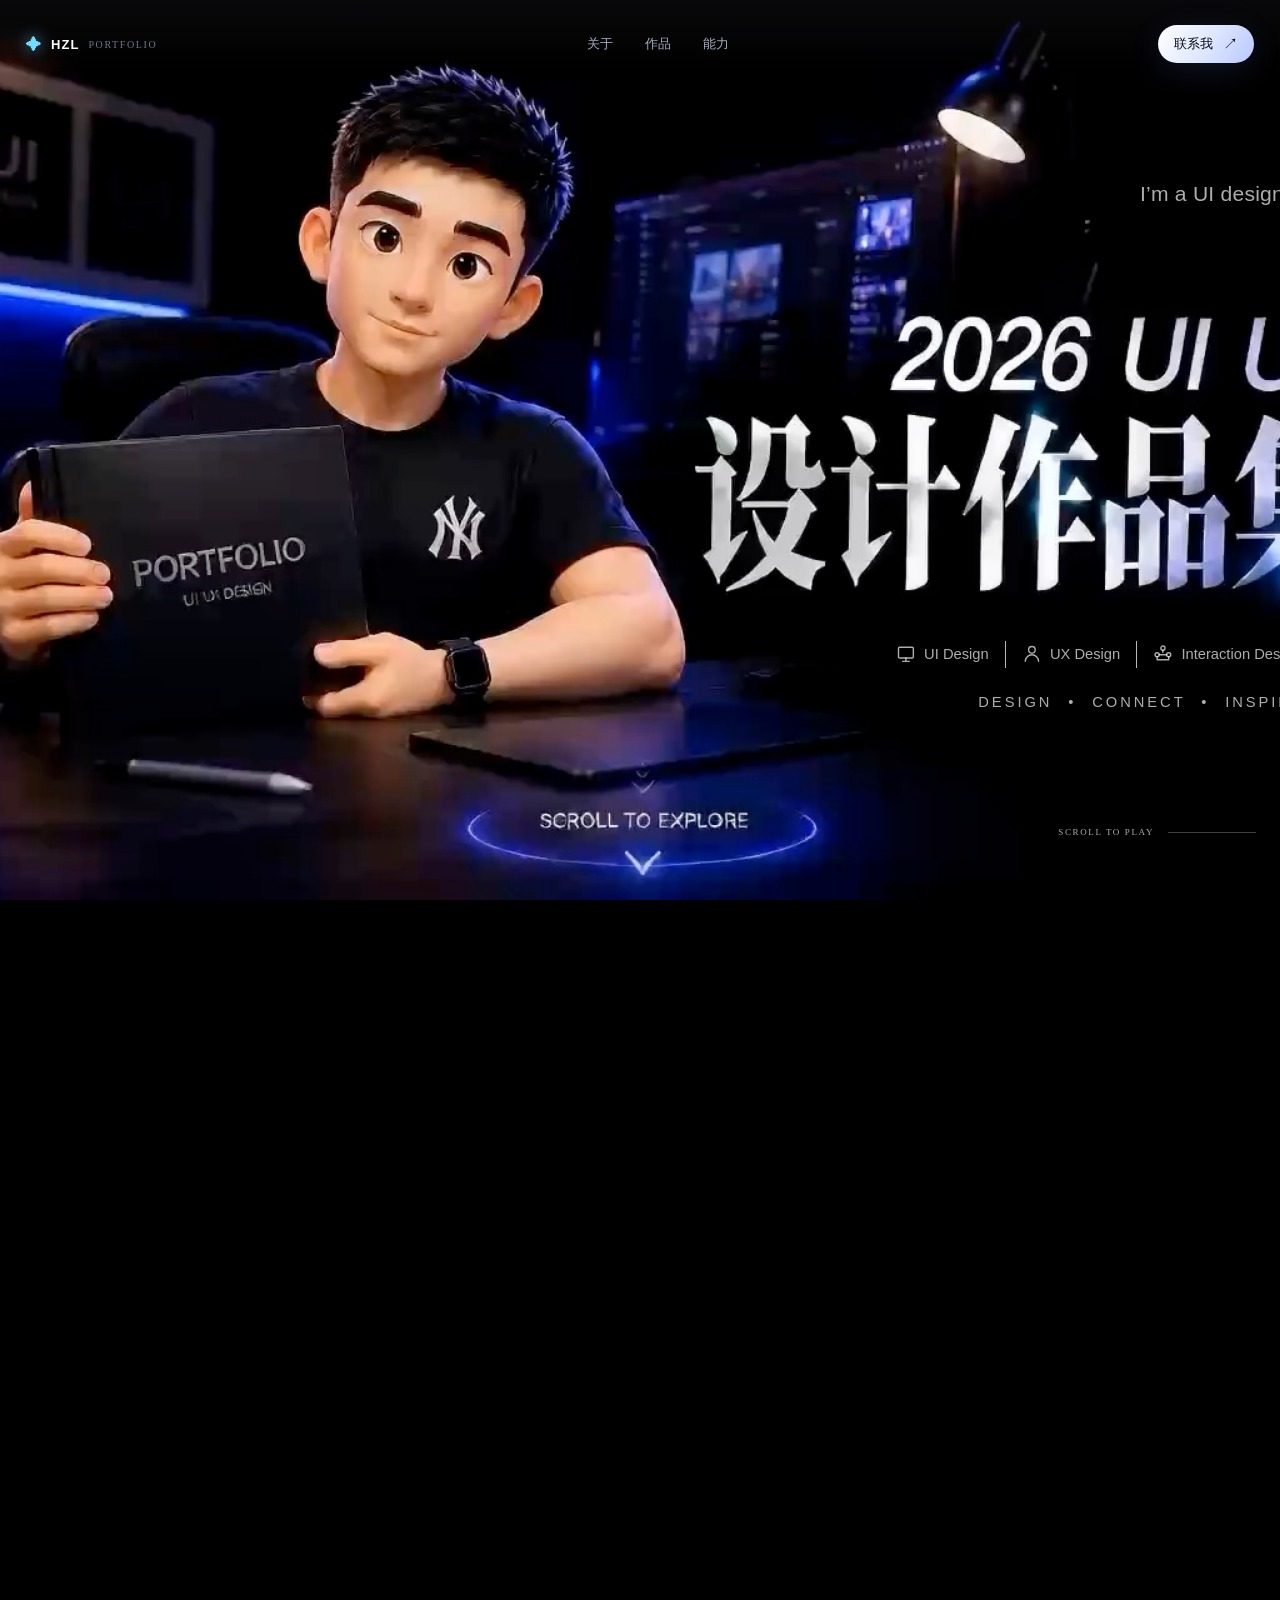
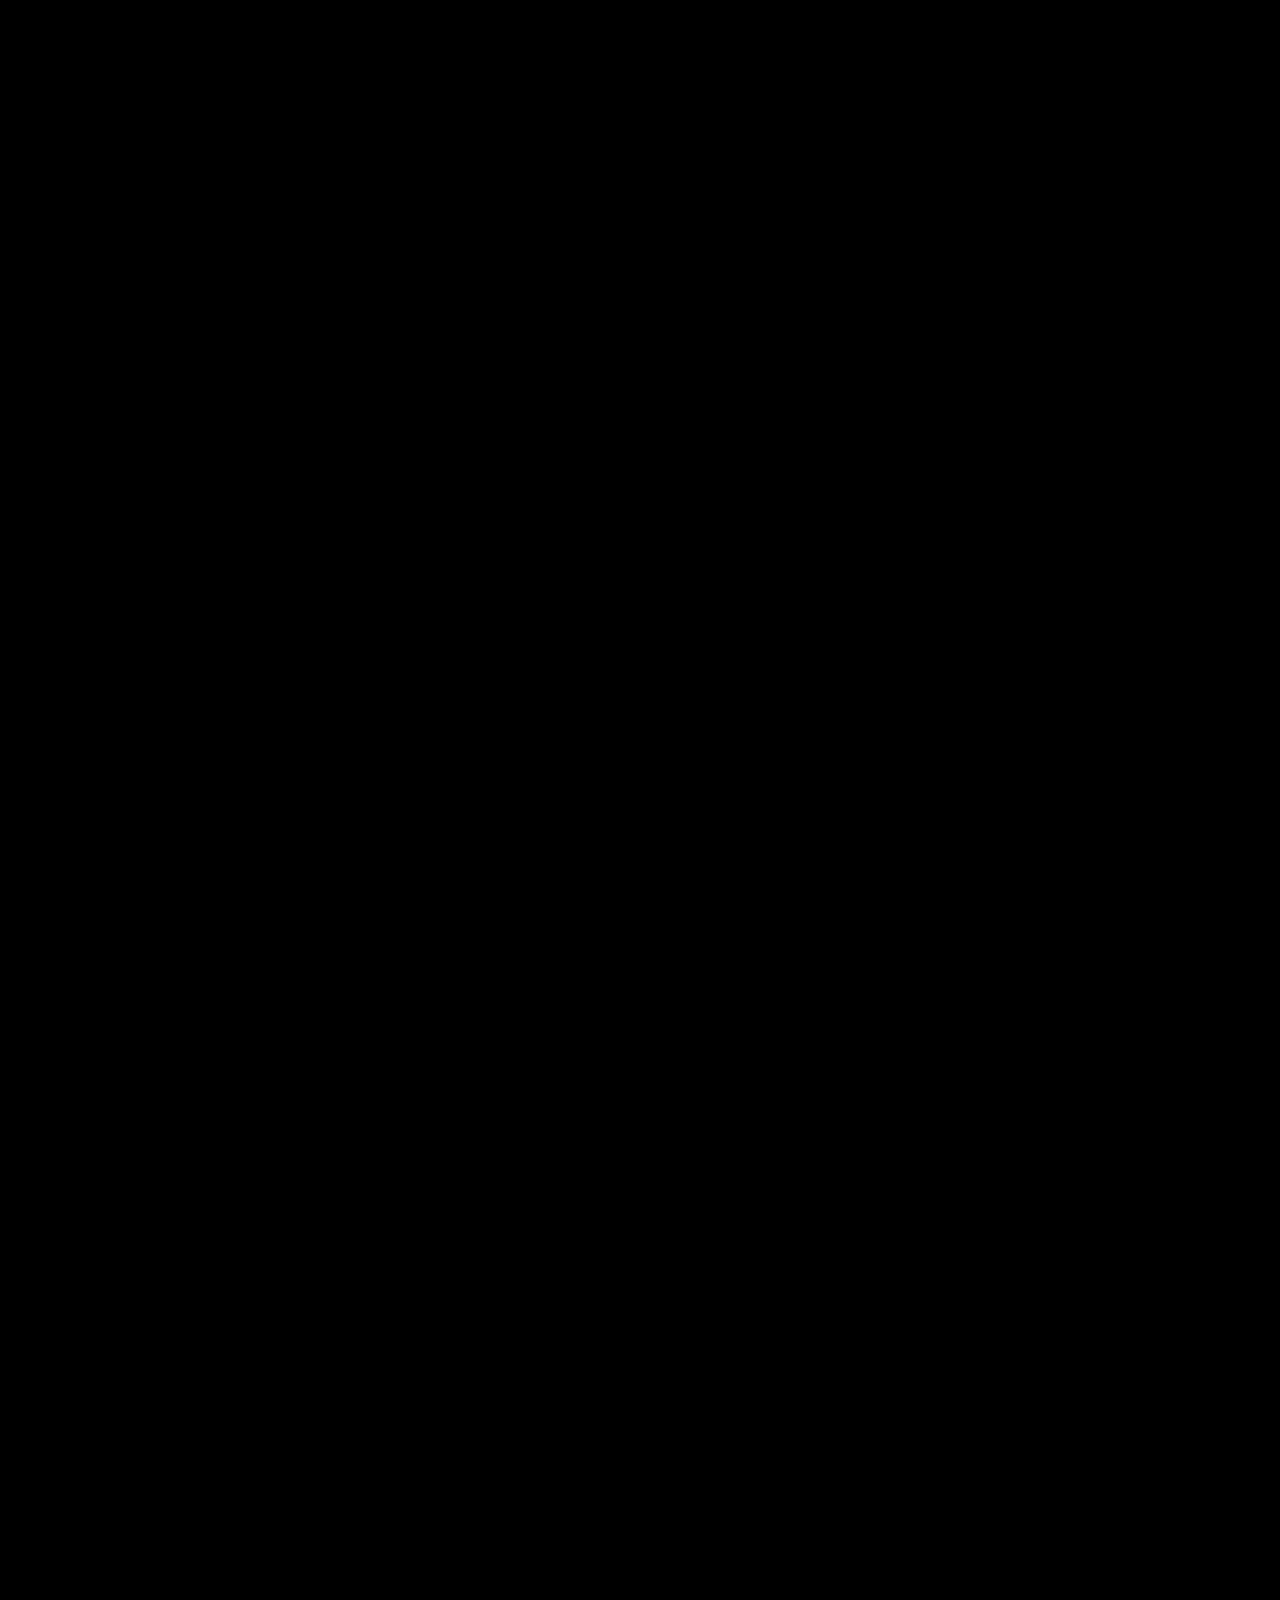
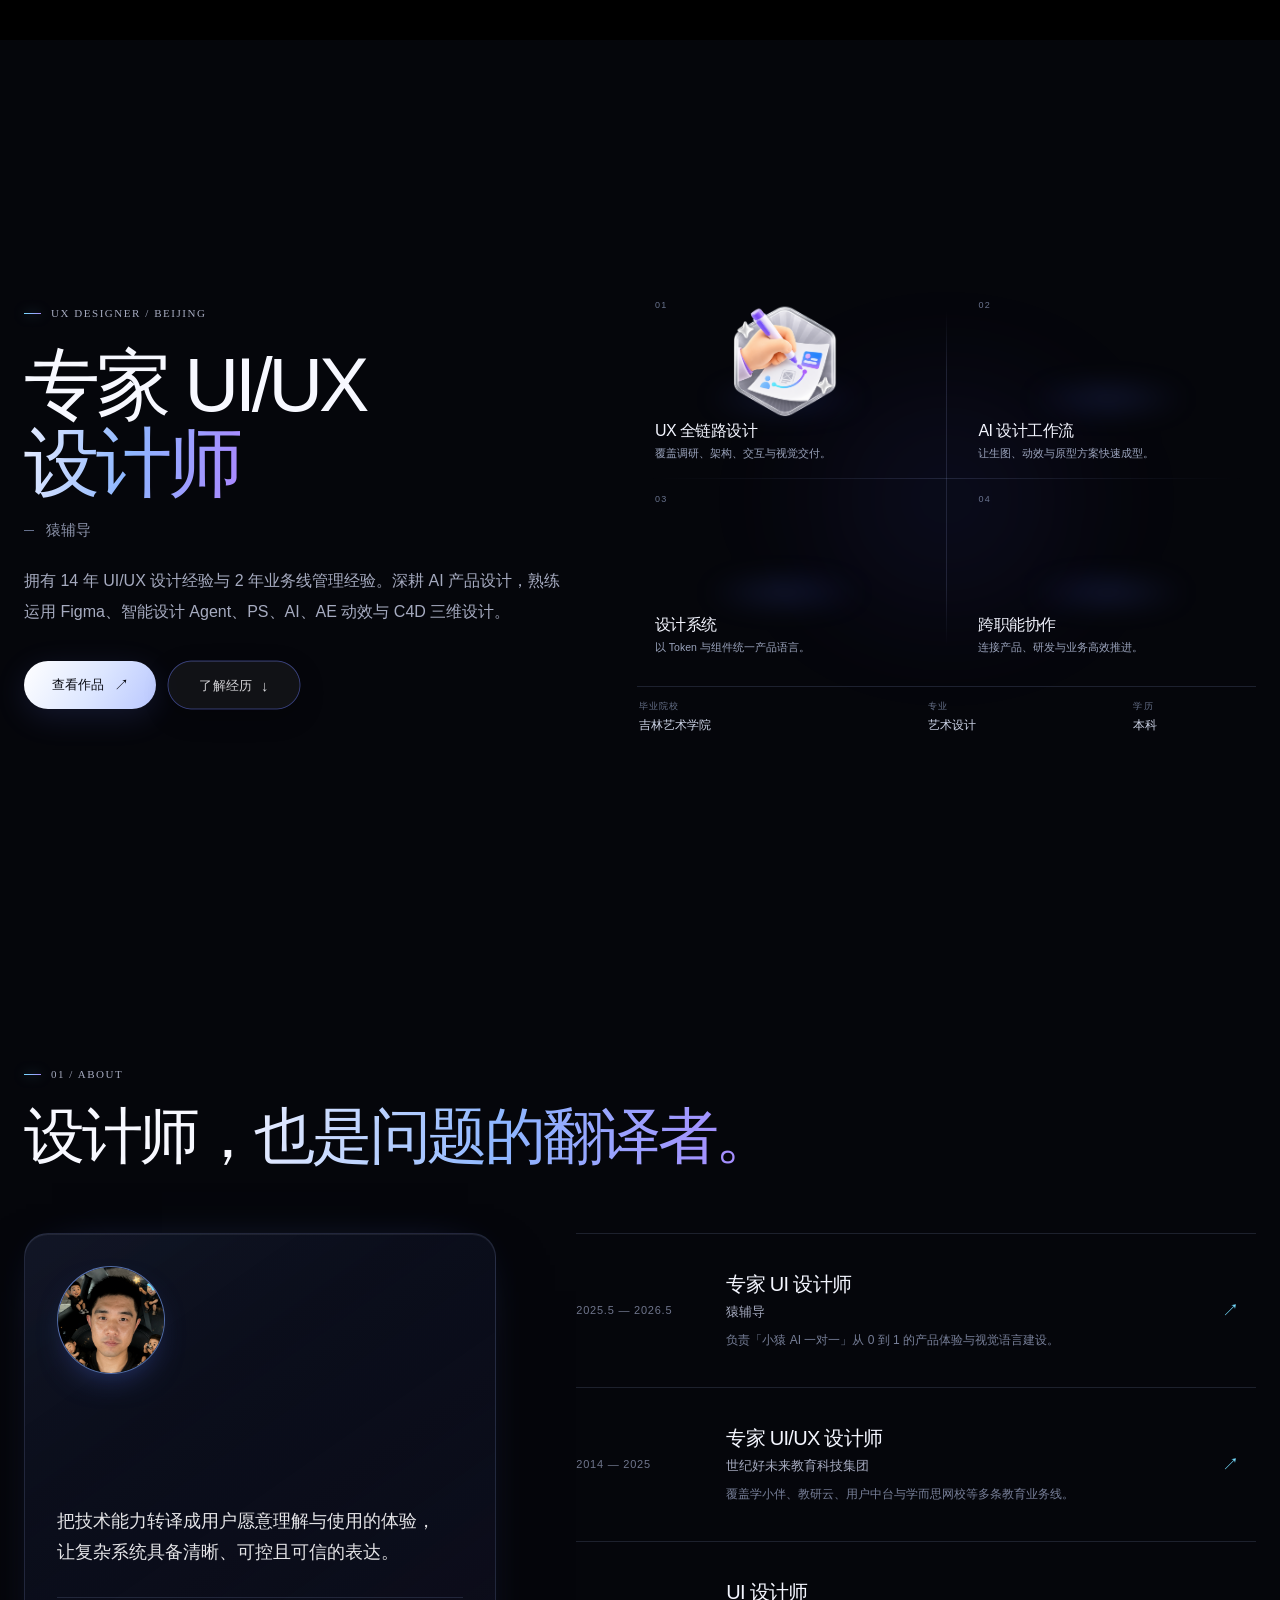
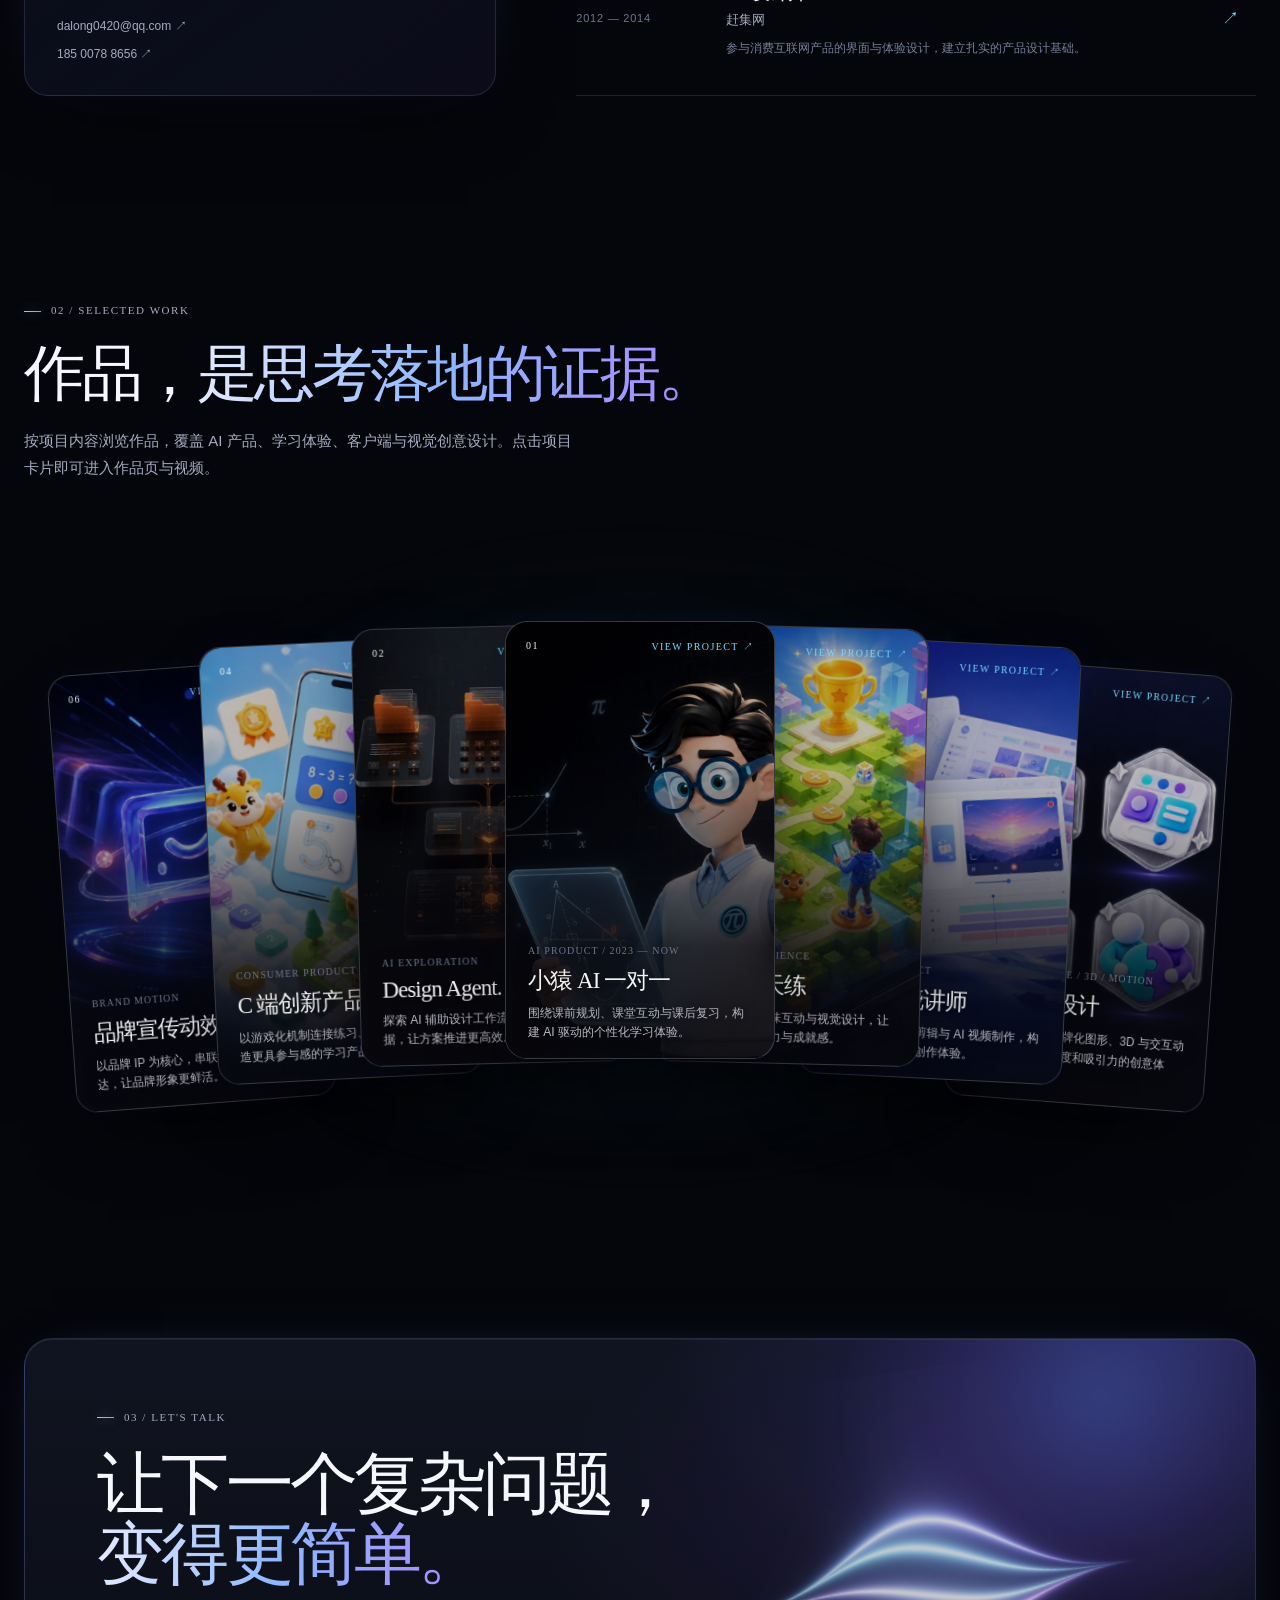
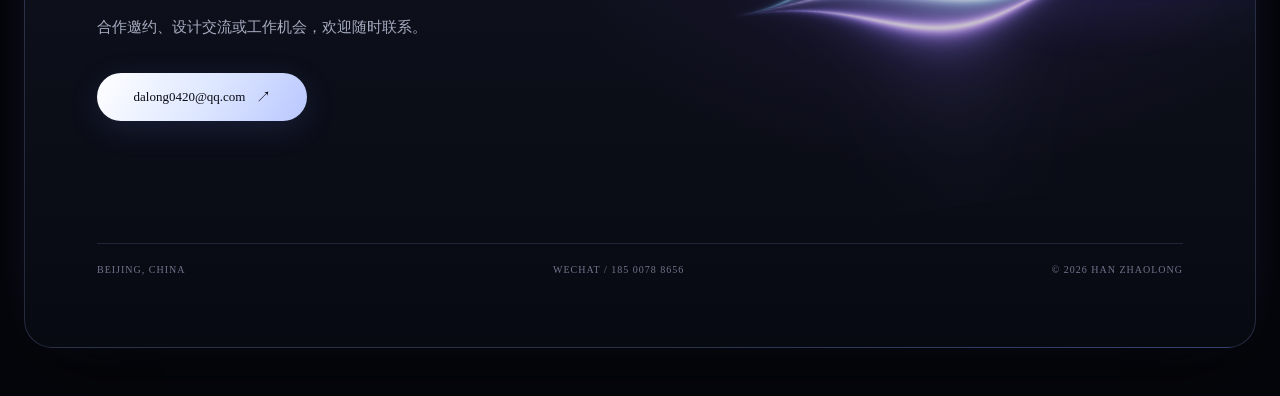
<file: index.html>
<!doctype html>
<html lang="zh-CN">
  <head>
    <meta charset="UTF-8" />
    <meta name="viewport" content="width=device-width, initial-scale=1.0" />
    <meta name="description" content="韩兆龙 · UX 设计师 / AI 产品设计师 / 品牌设计师 · 14 年设计经验" />
    <script>
      var _hmt = _hmt || [];
      (function() {
        var hm = document.createElement('script');
        hm.src = 'https://hm.baidu.com/hm.js?922a0c4b0b0a022ebca0e4b324c9f6fa';
        var s = document.getElementsByTagName('script')[0];
        s.parentNode.insertBefore(hm, s);
      })();
    </script>
    <title>韩兆龙 · UX Portfolio</title>
    <script type="module" crossorigin src="/assets/index-BEb70BiB.js"></script>
    <link rel="stylesheet" crossorigin href="/assets/index-CVnmTnLb.css">
  </head>
  <body>
    <div id="root"></div>
  </body>
</html>
</file>
<file: assets/index-CVnmTnLb.css>
*{box-sizing:border-box;margin:0;padding:0}html{scroll-behavior:smooth;scrollbar-width:thin;scrollbar-color:#ffffff26 transparent}body{color:#f0f0f0;-webkit-font-smoothing:antialiased;background:#0a0a0a;font-family:-apple-system,BlinkMacSystemFont,Segoe UI,PingFang SC,Hiragino Sans GB,Microsoft YaHei,sans-serif;overflow-x:hidden}.specular-button{letter-spacing:.01em;color:var(--sb-text-color);background:color-mix(in srgb,var(--sb-tint) calc(var(--sb-tint-opacity)*100%),transparent);border-radius:var(--sb-radius);-webkit-backdrop-filter:blur(var(--sb-blur));cursor:pointer;border:0;outline:none;justify-content:center;align-items:center;margin:0;font:500 13px/1 Inter,sans-serif;transition:transform .15s;display:inline-flex;position:relative;box-shadow:inset 0 1px #ffffff0a,0 8px 24px #00000040}.specular-button:active{transform:scale(.97)}.specular-button:focus-visible{outline-offset:3px;outline:2px solid #d1fae5b3}.specular-button--sm{padding:10px 22px}.specular-button__fx{pointer-events:none;z-index:1;position:absolute;inset:-20px}.specular-button__fx canvas{width:100%;height:100%;display:block}.specular-button__label{z-index:2;align-items:center;gap:9px;display:inline-flex;position:relative}.work-card{width:100%;color:inherit;text-align:left;font:inherit;cursor:default;background:0 0;border:0;padding:0;text-decoration:none;display:block}.work-featured{cursor:pointer}.project-deck{perspective:1500px;perspective-origin:50% 44%;isolation:isolate;place-items:center;min-height:590px;margin-top:64px;display:grid;position:relative}@media (width>=1600px){.project-deck{zoom:1.15}}@media (width>=2000px){.project-deck{zoom:1.3}}@media (width>=2400px){.project-deck{zoom:1.5}}.project-deck:before{content:"";z-index:-1;filter:blur(45px);pointer-events:none;background:radial-gradient(circle,#6470ff29,#34d3990a 42%,#0000 72%);border-radius:50%;position:absolute;inset:9% 5% 3%}.project-deck>div{width:0;height:438px;transform-style:preserve-3d;grid-area:1/1;justify-content:center;display:flex}.project-deck>div:hover,.project-deck>div:focus-within{z-index:60!important}.project-deck-card{--tilt-x:0deg;--tilt-y:0deg;--glow-x:50%;--glow-y:35%;width:270px;height:100%;transform:translateX(calc(var(--slot) * 145px)) translateY(var(--fan-y)) rotateY(calc(var(--slot) * -5deg)) rotateZ(calc(var(--slot) * 1.4deg));transform-origin:50% 92%;transform-style:preserve-3d;z-index:var(--depth);will-change:transform;background:#111118;border:1px solid #ffffff2b;border-radius:22px;flex:0 0 270px;transition:transform .5s cubic-bezier(.16,1,.3,1),border-color .35s,box-shadow .45s;position:relative;overflow:hidden;box-shadow:0 30px 70px -24px #000000eb,0 0 28px #5766ff0d}.project-deck-card:after{content:"";z-index:4;border-radius:inherit;background:radial-gradient(circle at var(--glow-x) var(--glow-y), #fff3, transparent 34%);mix-blend-mode:screen;opacity:0;pointer-events:none;transition:opacity .28s;position:absolute;inset:0}.project-deck-card:hover,.project-deck-card:focus-visible,.project-deck-card:focus-within{z-index:50;transform:translateX(calc(var(--slot) * 145px)) translateY(-30px) scale(1.08) rotateX(var(--tilt-x)) rotateY(var(--tilt-y));border-color:#94a3ffb8;outline:none;box-shadow:0 48px 95px -24px #000000f2,0 0 42px #5b70ff33}.project-deck-card:hover:after,.project-deck-card:focus-visible:after,.project-deck-card:focus-within:after{opacity:.65}.project-deck-card .work-image,.project-deck-card:hover .work-image{border-radius:inherit;border:0;height:100%;position:absolute;inset:0;transform:none}.project-deck-card .work-image img{filter:brightness(.88)saturate(.96)contrast(1.03);opacity:.94;transition:filter .4s,opacity .4s,transform .5s}.project-deck-card:hover .work-image img,.project-deck-card:focus-visible .work-image img,.project-deck-card:focus-within .work-image img{filter:brightness()saturate(1.04)contrast(1.02);opacity:1}.project-deck-card .work-image:after{background:linear-gradient(#07070c1f 28%,#07070cd1 65%,#07070cfa 97%)}.project-deck-card .work-image>span,.project-deck-card .work-image>b{top:18px}.project-deck-card .work-info{z-index:3;text-shadow:0 2px 15px #000000d9;min-height:0;padding:26px 22px 16px;position:absolute;inset:auto 0 0;transform:translateZ(34px)}.project-deck-card .work-info h3{margin-top:9px;font-size:23px}.project-deck-card .work-info>span{color:#b8b8c3;font-size:12px;line-height:1.6}.work-chapters{flex-wrap:wrap;gap:7px;margin:16px 0 0;padding:0;list-style:none;display:flex}.work-subprojects{margin-top:16px}.work-subprojects summary{width:fit-content;color:var(--accent);letter-spacing:.08em;cursor:pointer;font:500 11px/1 Inter,sans-serif;list-style:none}.work-subprojects summary::-webkit-details-marker{display:none}.work-subprojects summary:before{content:"▷";margin-right:7px;transition:transform .25s;display:inline-block}.work-subprojects[open] summary:before{transform:rotate(90deg)}.work-chapters li{color:var(--muted);letter-spacing:.04em;background:#ffffff06;border:1px solid #ffffff1a;border-radius:999px;padding:7px 10px;font:10px/1 Inter,sans-serif}.case-chooser-backdrop{z-index:200;-webkit-backdrop-filter:blur(18px);background:#030305c7;place-items:center;padding:32px;animation:.28s ease-out chooser-fade;display:grid;position:fixed;inset:0}.case-chooser{background:linear-gradient(145deg,#18181dfa,#0a0a0dfa);border:1px solid #ffffff24;border-radius:28px;width:min(1180px,100%);max-height:calc(100svh - 64px);padding:48px;animation:.42s cubic-bezier(.22,1,.36,1) chooser-rise;position:relative;overflow:auto;box-shadow:0 40px 120px #000000a6}.case-chooser-close{color:#d4d4d8;cursor:pointer;background:#ffffff0a;border:1px solid #ffffff24;border-radius:50%;width:40px;height:40px;font:300 25px/1 Inter,sans-serif;transition:border-color .25s,color .25s,transform .25s;position:absolute;top:22px;right:24px}.case-chooser-close:hover,.case-chooser-close:focus-visible{border-color:var(--accent);color:#fff;outline:none;transform:rotate(8deg)}.case-chooser h2{color:#fff;letter-spacing:-.055em;max-width:680px;margin:22px 0 14px;font:500 clamp(38px,5vw,62px)/1.02 Geist,Inter,sans-serif}.case-chooser h2 em{color:var(--accent);font-style:normal;display:block}.case-chooser-intro{color:var(--muted);font-size:14px;line-height:1.7}.case-chooser-grid{grid-template-columns:repeat(3,minmax(0,1fr));gap:16px;margin-top:34px;display:grid}.case-choice{border:1px solid var(--line);min-width:0;color:inherit;text-align:left;font:inherit;cursor:pointer;background:#ffffff06;border-radius:20px;padding:0;text-decoration:none;transition:transform .35s cubic-bezier(.22,1,.36,1),border-color .3s,background .3s;display:block;overflow:hidden}.case-choice:hover,.case-choice:focus-visible{background:#ffffff0b;border-color:#34d3997a;outline:none;transform:translateY(-5px)}.case-choice-image{background:#151411;height:190px;overflow:hidden}.case-choice-image img{object-fit:cover;filter:grayscale(.35);opacity:.78;width:100%;height:100%;transition:transform .65s cubic-bezier(.22,1,.36,1),filter .3s,opacity .3s;display:block}.case-choice:hover img,.case-choice:focus-visible img{filter:grayscale(0);opacity:1;transform:scale(1.035)}.case-choice-copy{flex-direction:column;min-width:0;min-height:230px;padding:24px;display:flex}.case-choice-copy>span{color:var(--accent);letter-spacing:.14em;font:10px/1 Inter,sans-serif}.case-choice-copy h3{color:#fff;letter-spacing:-.04em;margin:13px 0 10px;font:500 25px/1.15 Geist,Inter,sans-serif}.case-choice-copy p{color:var(--muted);font-size:13px;line-height:1.7}.case-choice-copy b{color:#fff;letter-spacing:.1em;margin-top:auto;padding-top:24px;font:500 11px/1 Inter,sans-serif}@keyframes chooser-fade{0%{opacity:0}to{opacity:1}}@keyframes chooser-rise{0%{opacity:0;transform:translateY(22px)scale(.985)}to{opacity:1;transform:none}}.project-gallery-backdrop{z-index:220;-webkit-backdrop-filter:blur(22px);background:#030306e0;place-items:center;padding:24px;animation:.28s ease-out chooser-fade;display:grid;position:fixed;inset:0}.project-gallery{background:linear-gradient(145deg,#17171dfc,#08080cfc);border:1px solid #ffffff24;border-radius:26px;grid-template-rows:auto minmax(0,1fr) auto;width:min(1240px,100%);height:min(900px,100svh - 48px);max-height:calc(100svh - 48px);animation:.42s cubic-bezier(.22,1,.36,1) chooser-rise;display:grid;overflow:hidden;box-shadow:0 45px 140px #000000b8}.project-gallery-header{border-bottom:1px solid var(--line);grid-template-columns:minmax(0,1fr) auto 42px 42px;align-items:center;gap:24px;min-height:92px;padding:18px 22px 16px 28px;display:grid}.project-gallery-header p{color:var(--accent);letter-spacing:.14em;font:10px/1 Inter,sans-serif}.project-gallery-header h2{color:#fff;letter-spacing:-.04em;margin-top:7px;font:500 25px/1.05 Geist,Inter,sans-serif}.project-gallery-header>span{color:var(--muted);letter-spacing:.12em;font:11px/1 Inter,sans-serif}.project-gallery-close,.project-gallery-expand,.project-gallery-thumbnails-toggle,.project-gallery-nav{color:#fff;cursor:pointer;background:#0c0c10b8;border:1px solid #ffffff26;transition:border-color .25s,background .25s,transform .25s}.project-gallery-close,.project-gallery-expand,.project-gallery-thumbnails-toggle{border-radius:50%;width:42px;height:42px;font:300 25px/1 Inter,sans-serif}.project-gallery-expand{font-size:17px}.project-gallery-thumbnails-toggle{font-size:18px}.project-gallery-close:hover,.project-gallery-close:focus-visible,.project-gallery-expand:hover,.project-gallery-expand:focus-visible,.project-gallery-thumbnails-toggle:hover,.project-gallery-thumbnails-toggle:focus-visible,.project-gallery-thumbnails-toggle[aria-pressed=true],.project-gallery-nav:hover,.project-gallery-nav:focus-visible{border-color:var(--accent);background:#1c1c22f2;outline:none}.project-gallery-stage{background:#050507;place-items:center;min-width:0;height:auto;min-height:0;padding:18px 76px;display:grid;position:relative;overflow:hidden}.project-gallery-stage>img,.project-gallery-stage>video{object-fit:contain;border-radius:8px;width:100%;min-width:0;height:100%;min-height:0;display:block;box-shadow:0 24px 65px #00000080}.project-gallery-nav{border-radius:14px;place-items:center;width:46px;height:58px;display:grid;position:absolute;top:50%;transform:translateY(-50%)}.project-gallery-nav:hover,.project-gallery-nav:focus-visible{transform:translateY(-50%)scale(1.04)}.project-gallery-nav svg{width:23px;height:23px}.project-gallery-nav.is-previous{left:17px}.project-gallery-nav.is-next{right:17px}.project-gallery-thumbnails{scrollbar-width:thin;scrollbar-color:#fff3 transparent;background:#ffffff05;gap:9px;padding:14px 20px 18px;display:flex;overflow-x:auto}.project-gallery-thumbnails button{opacity:.55;cursor:pointer;background:#111;border:1px solid #ffffff1f;border-radius:8px;flex:0 0 92px;height:54px;padding:0;transition:opacity .22s,border-color .22s,transform .22s;position:relative;overflow:hidden}.project-gallery-thumbnails button:hover,.project-gallery-thumbnails button:focus-visible,.project-gallery-thumbnails button.is-active{border-color:var(--accent);opacity:1;outline:none;transform:translateY(-2px)}.project-gallery-thumbnails img{object-fit:cover;width:100%;height:100%;display:block}.project-gallery-play{color:#fff;background:#050508c7;border:1px solid #ffffff85;border-radius:50%;place-items:center;width:26px;height:26px;padding-left:2px;font:10px/1 Inter,sans-serif;display:grid;position:absolute;inset:50% auto auto 50%;transform:translate(-50%,-50%);box-shadow:0 4px 16px #00000073}.project-gallery-backdrop.is-fullscreen{-webkit-backdrop-filter:none;background:#000;padding:0}.project-gallery-backdrop.is-fullscreen .project-gallery{background:#000;border:0;border-radius:0;width:100vw;height:100svh;max-height:none;display:block;position:relative}.project-gallery-backdrop.is-fullscreen .project-gallery-header{z-index:3;background:0 0;border:0;grid-template-columns:auto 42px 42px 42px;justify-content:end;gap:10px;min-height:0;padding:0;position:absolute;inset:18px 18px auto auto}.project-gallery-backdrop.is-fullscreen .project-gallery-header>div{display:none}.project-gallery-backdrop.is-fullscreen .project-gallery-header>span{color:#fff;-webkit-backdrop-filter:blur(8px);background:#00000094;border-radius:999px;padding:10px 12px}.project-gallery-backdrop.is-fullscreen .project-gallery-stage{background:#000;height:100%;padding:0;transition:bottom .28s cubic-bezier(.22,1,.36,1);position:absolute;inset:0}.project-gallery-backdrop.is-fullscreen .project-gallery-stage>img,.project-gallery-backdrop.is-fullscreen .project-gallery-stage>video{box-shadow:none;border-radius:0}.project-gallery-backdrop.is-fullscreen .project-gallery-thumbnails{display:none}.project-gallery-backdrop.is-fullscreen.is-thumbnails-open .project-gallery-stage{height:auto;bottom:86px}.project-gallery-backdrop.is-fullscreen.is-thumbnails-open .project-gallery-thumbnails{z-index:4;-webkit-backdrop-filter:blur(18px);background:#08080ceb;border-top:1px solid #ffffff1a;height:86px;padding:14px 18px 18px;display:flex;position:absolute;inset:auto 0 0}@media (width<=900px) and (width>=681px){.case-chooser-grid{grid-template-columns:1fr 1fr}}@media (width<=680px){.project-deck{place-items:initial;perspective:1100px;scroll-snap-type:x mandatory;scrollbar-width:none;min-height:510px;margin:42px -18px 0;padding:15px 18px 32px;display:flex;overflow-x:auto}.project-deck::-webkit-scrollbar{display:none}.project-deck>div{scroll-snap-align:center;flex:0 0 min(78vw,300px);width:min(78vw,300px);height:430px;margin-right:20px}.project-deck-card,.project-deck-card:hover,.project-deck-card:focus-visible,.project-deck-card:focus-within{flex-basis:100%;width:100%;transform:none}.project-gallery-backdrop{padding:10px}.project-gallery{border-radius:19px;height:calc(100svh - 20px);max-height:calc(100svh - 20px)}.project-gallery-header{grid-template-columns:1fr auto 36px 36px;gap:10px;min-height:76px;padding:13px 13px 12px 17px}.project-gallery-header h2{font-size:20px}.project-gallery-close,.project-gallery-expand,.project-gallery-thumbnails-toggle{width:36px;height:36px}.project-gallery-backdrop.is-fullscreen .project-gallery-header{grid-template-columns:auto 36px 36px 36px;gap:8px;inset:10px 10px auto auto}.project-gallery-backdrop.is-fullscreen .project-gallery-stage{padding:0}.project-gallery-backdrop.is-fullscreen.is-thumbnails-open .project-gallery-stage{bottom:68px}.project-gallery-backdrop.is-fullscreen.is-thumbnails-open .project-gallery-thumbnails{height:68px;padding:10px 12px 13px}.project-gallery-stage{height:auto;padding:12px 42px}.project-gallery-nav{border-radius:11px;width:34px;height:48px}.project-gallery-nav.is-previous{left:6px}.project-gallery-nav.is-next{right:6px}.project-gallery-thumbnails{gap:7px;padding:10px 12px 13px}.project-gallery-thumbnails button{flex-basis:76px;height:45px}.case-chooser-backdrop{padding:14px}.case-chooser{border-radius:22px;max-height:calc(100svh - 28px);padding:34px 18px 20px}.case-chooser-close{width:36px;height:36px;top:15px;right:16px}.case-chooser h2{overflow-wrap:anywhere;margin-top:20px;font-size:34px}.case-chooser-intro{padding-right:28px}.case-chooser-grid{grid-template-columns:1fr;gap:12px;margin-top:25px}.case-choice{grid-template-columns:96px minmax(0,1fr);display:grid}.case-choice-image{height:100%;min-height:170px}.case-choice-copy{min-height:170px;padding:18px}.case-choice-copy h3{overflow-wrap:anywhere;font-size:20px}.case-choice-copy p{font-size:12px}.case-choice-copy b{padding-top:14px}}@media (prefers-reduced-motion:reduce){.project-deck-card,.project-deck-card:hover,.project-deck-card:focus-visible,.project-deck-card:focus-within{transform:translateX(calc(var(--slot) * 145px));transition:none}.case-chooser-backdrop,.case-chooser{animation:none}}.strands-container{pointer-events:none;background:0 0;width:100%;height:100%;position:relative;overflow:hidden}.strands-container canvas{width:100%;height:100%;display:block}.click-spark{isolation:isolate;min-height:100%;position:relative}.click-spark__canvas{z-index:1000;pointer-events:none;-webkit-user-select:none;user-select:none;display:block;position:fixed;inset:0}@media (prefers-reduced-motion:reduce){.click-spark__canvas{display:none}}.light-rays-container{pointer-events:none;width:100%;height:100%;position:relative;overflow:hidden}@font-face{font-family:Inter;src:local(Inter),local(Helvetica Neue);font-display:swap}@font-face{font-family:Geist;src:local(Geist),local(SF Pro Display),local(Helvetica Neue);font-display:swap}.video-intro-sticky{isolation:isolate}.video-intro-media{z-index:0}.video-intro-vignette{z-index:1}.video-copy-stage{z-index:4;transform:translate(-50%,-50%)}.navbar-video-hidden{opacity:0;pointer-events:none;transform:translateY(-18px)}.video-copy-top{width:18.5%;height:11%;padding-left:1.4%;top:10%;left:81.5%;box-shadow:0 0 12px 7px #000000d6}.video-copy-bottom{align-items:flex-end;gap:clamp(14px,1.55vw,24px);width:42%;height:22%;padding:1.5% 2.4% 1.2% 1%;top:60%;left:58%;box-shadow:0 0 13px 8px #000000db}.video-disciplines{justify-content:flex-end}.video-copy-bottom>p{text-align:right}.video-intro{--video-progress:0;background:#000;height:360vh;position:relative}.video-intro-sticky{background:#000;height:100svh;position:sticky;top:0;overflow:hidden}.video-intro-media{object-fit:cover;opacity:1;width:100%;height:100%;position:absolute;inset:0}.video-intro-vignette{pointer-events:none;background:linear-gradient(#0000007a,#0000 28% 62%,#00000085),linear-gradient(90deg,#0000004d,#0000 45%);position:absolute;inset:0}.video-copy-stage{z-index:2;pointer-events:none;color:#fff;width:max(100vw,177.778vh);height:max(56.25vw,100vh);position:absolute;top:50%;left:50%;transform:translate(-50%,-50%)}.video-copy-top{background:linear-gradient(90deg,#000000f5 0%,#000 18% 88%,#000000d1 100%);align-items:center;width:20%;height:15%;padding-left:2%;display:flex;position:absolute;top:9%;left:80.5%;box-shadow:0 0 22px 15px #000000e6}.video-copy-top p{letter-spacing:.01em;white-space:nowrap;font:400 clamp(14px,1.65vw,28px)/1.2 Geist,Inter,sans-serif}.video-copy-bottom{background:linear-gradient(90deg,#000000d1,#000 8% 100%);flex-direction:column;justify-content:center;align-items:center;gap:clamp(18px,2.1vw,32px);width:46%;height:26%;padding:2% 1% 1%;display:flex;position:absolute;top:66%;left:54.5%;box-shadow:0 0 24px 17px #000000e6}.video-disciplines{justify-content:center;align-items:center;gap:clamp(10px,1.25vw,22px);width:100%;display:flex}.video-disciplines span{white-space:nowrap;align-items:center;gap:clamp(6px,.65vw,11px);font:400 clamp(11px,1.15vw,20px)/1 Geist,Inter,sans-serif;display:flex}.video-disciplines svg{fill:none;stroke:currentColor;stroke-width:1.7px;stroke-linecap:round;stroke-linejoin:round;width:clamp(16px,1.55vw,27px);height:clamp(16px,1.55vw,27px)}.video-disciplines i{background:#ffffffb8;width:1px;height:clamp(20px,2.1vw,34px)}.video-copy-bottom>p{letter-spacing:.2em;white-space:nowrap;font:400 clamp(10px,1.15vw,20px)/1 Inter,sans-serif}.video-copy-bottom>p b{padding:0 .6em;font-weight:400}.video-intro-scroll{z-index:3;right:max(24px,calc((100vw - var(--max))/2));color:#ffffffad;letter-spacing:.18em;align-items:center;gap:14px;font:500 9px/1 Inter;display:flex;position:absolute;bottom:clamp(40px,7vh,72px)}.video-intro-scroll>i{background:#ffffff40;width:88px;height:1px;display:block;overflow:hidden}.video-intro-scroll>i b{transform-origin:0;width:100%;height:100%;transform:scaleX(var(--video-progress));background:#fff;display:block}.navbar-on-video{background:linear-gradient(#0000007a,#0000)}.magic-rings-background{z-index:0;pointer-events:auto;opacity:.95;mix-blend-mode:screen;position:absolute;inset:0;-webkit-mask-image:radial-gradient(76% 58% at 55% 32%,#000 0%,#000000e6 50%,#0000 100%);mask-image:radial-gradient(76% 58% at 55% 32%,#000 0%,#000000e6 50%,#0000 100%)}.aura-background:before,.aura-background:after,.aura-background i,.aura-background b{z-index:1;pointer-events:none}.aura-background b{opacity:.55}@media (width<=860px){.magic-rings-background{opacity:.55;-webkit-mask-image:radial-gradient(105% 45% at 50% 15%,#000 0%,#000000b8 58%,#0000 100%);mask-image:radial-gradient(105% 45% at 50% 15%,#000 0%,#000000b8 58%,#0000 100%)}}.spotlight-four{opacity:.18;filter:blur(15px);width:15vw;animation-delay:-1.3s;left:20%;transform:rotate(31deg)}.spotlight-five{opacity:.2;filter:blur(14px);width:16vw;animation-delay:-4s;left:63%;transform:rotate(-27deg)}.background-sweep{display:none}.spotlight{z-index:1;clip-path:polygon(43% 0,57% 0,100% 100%,75% 94%,54% 100%,22% 92%,0 100%);filter:blur(14px);mix-blend-mode:screen;opacity:.34;transform-origin:top;will-change:transform,opacity,filter;background:linear-gradient(90deg,#0000 0%,#ffffff06 16%,#ffffff3b 48%,#ffffff12 61%,#0000 100%);width:21vw;min-width:240px;height:125vh;position:absolute;top:-34vh;-webkit-mask-image:linear-gradient(#000 0%,#000000e6 55%,#0000 100%);mask-image:linear-gradient(#000 0%,#000000e6 55%,#0000 100%)}.spotlight:after{content:"";clip-path:polygon(42% 0,62% 0,100% 100%,0 92%);filter:blur(20px);opacity:.5;background:radial-gradient(at 48% 22%,#fff6,#0000 30%),linear-gradient(90deg,#0000,#ffffff29,#0000);position:absolute;inset:3% 22% 0}.spotlight-one{animation:13s cubic-bezier(.37,.02,.36,1) infinite alternate beamOne;left:31%}.spotlight-two{width:15vw;animation:17s cubic-bezier(.25,.1,.35,1) -4s infinite alternate beamTwo;left:42%}.spotlight-three{width:23vw;animation:15s cubic-bezier(.42,0,.28,1) -9s infinite alternate beamThree;left:51%}.spotlight-four{width:18vw;animation:19s ease-in-out -6s infinite alternate beamFour;left:17%}.spotlight-five{width:20vw;animation:16s cubic-bezier(.3,.05,.4,1) -11s infinite alternate beamFive;left:64%}@keyframes beamOne{0%{opacity:.14;filter:blur(20px);transform:rotate(17deg)translate(-3vw)scaleX(.82)}35%{opacity:.48;filter:blur(10px);transform:rotate(23deg)translate(2vw)scaleX(1.08)}68%{opacity:.28;filter:blur(16px);transform:rotate(19deg)translate(-1vw)scaleX(.92)}to{opacity:.42;filter:blur(12px);transform:rotate(27deg)translate(4vw)scaleX(1.13)}}@keyframes beamTwo{0%{opacity:.12;filter:blur(22px);transform:rotate(4deg)translate(2vw)scaleX(1.14)}44%{opacity:.43;filter:blur(9px);transform:rotate(11deg)translate(-2vw)scaleX(.76)}76%{opacity:.21;filter:blur(17px);transform:rotate(7deg)translate(3vw)scaleX(1.03)}to{opacity:.35;filter:blur(12px);transform:rotate(14deg)translate(-1vw)scaleX(.84)}}@keyframes beamThree{0%{opacity:.1;filter:blur(23px);transform:rotate(-19deg)translate(4vw)scaleX(.78)}30%{opacity:.37;filter:blur(11px);transform:rotate(-11deg)translate(-2vw)scaleX(1.16)}65%{opacity:.18;filter:blur(19px);transform:rotate(-17deg)translate(1vw)scaleX(.9)}to{opacity:.41;filter:blur(10px);transform:rotate(-8deg)translate(-4vw)scaleX(1.08)}}@keyframes beamFour{0%{opacity:.05;filter:blur(24px);transform:rotate(28deg)translate(-4vw)scaleX(.7)}50%{opacity:.21;filter:blur(13px);transform:rotate(36deg)translate(3vw)scaleX(1.2)}to{opacity:.09;filter:blur(20px);transform:rotate(24deg)translate(0)scaleX(.82)}}@keyframes beamFive{0%{opacity:.06;filter:blur(23px);transform:rotate(-29deg)translate(4vw)scaleX(.75)}43%{opacity:.24;filter:blur(12px);transform:rotate(-20deg)translate(-3vw)scaleX(1.15)}to{opacity:.1;filter:blur(19px);transform:rotate(-33deg)translate(1vw)scaleX(.86)}}.background-sweep{filter:blur(2px);mix-blend-mode:screen;background:linear-gradient(90deg,#0000 0%,#fff0 23%,#34d39906 42%,#ffffff1f 50%,#34d39906 58%,#0000 78%);width:38%;height:130%;animation:14s cubic-bezier(.4,0,.2,1) infinite backgroundSweep;position:absolute;top:-15%;left:-45%;transform:rotate(18deg)}.background-sweep:after{content:"";filter:blur(18px);background:#ffffff2e;position:absolute;inset:0 47%}@keyframes backgroundSweep{0%,16%{opacity:0;transform:translate(-35vw)rotate(18deg)}24%{opacity:.9}52%{opacity:.9;transform:translate(170vw)rotate(18deg)}62%,to{opacity:0;transform:translate(200vw)rotate(18deg)}}:root{--bg:#09090b;--surface:#0e0e11;--surface-up:#131316;--text:#fff;--muted:#a1a1aa;--faint:#71717a;--accent:#34d399;--line:#ffffff1a;--card:#ffffff08;--max:1300px}*{box-sizing:border-box}html{scroll-behavior:smooth}body{background:var(--bg);color:var(--text);margin:0;font-family:Inter,-apple-system,BlinkMacSystemFont,PingFang SC,sans-serif;overflow-x:hidden}::selection{background:#ffffff1a}a:focus-visible{outline:2px solid var(--accent);outline-offset:4px}.app{isolation:isolate;background:var(--bg);min-height:100vh;position:relative}.section-shell{width:min(var(--max),calc(100% - 48px));z-index:2;margin:auto;position:relative}.aura-background{z-index:-1;background:radial-gradient(60% 38% at 50% -10%,#fff1,#0000 75%);position:fixed;inset:0;overflow:hidden}.aura-background:before,.aura-background:after{content:"";border:1px solid #ffffff0b;border-radius:50%;position:absolute;left:50%;transform:translate(-50%)}.aura-background:before{width:145vw;height:70vw;top:-34vw}.aura-background:after{width:100vw;height:54vw;top:-19vw}.aura-background i{background:linear-gradient(#ffffff17,#0000 64%);width:1px;height:100%;position:absolute;top:0;left:50%}.aura-background b{filter:blur(125px);background:#34d3990b;border-radius:50%;width:620px;height:300px;position:absolute;top:30vh;left:50%;transform:translate(-50%)}.aura-background em{display:none}.glass-card{border:1px solid var(--line);-webkit-backdrop-filter:blur(20px);background:linear-gradient(135deg,#ffffff0e,#ffffff05 46%,#ffffff09);box-shadow:0 30px 60px -15px #000c,inset 0 1px #ffffff0d}.navbar{z-index:50;background:linear-gradient(#09090be0,#09090b80,#0000);padding-top:16px;position:fixed;inset:0 0 auto}.nav-inner{height:56px;width:min(var(--max),calc(100% - 48px));justify-content:space-between;align-items:center;margin:auto;padding:0 2px;display:flex}.glass-nav{-webkit-backdrop-filter:none;backdrop-filter:none;box-shadow:none;background:0 0;border:0}.brand{color:#fff;letter-spacing:.08em;align-items:center;gap:9px;font:600 13px/1 Inter,sans-serif;text-decoration:none;display:flex}.brand-spark{color:var(--accent);font-size:15px}.brand i{color:var(--faint);letter-spacing:.16em;font:10px Inter}.nav-links{gap:32px;display:flex}.nav-links a{color:var(--muted);font-size:13px;text-decoration:none;transition:color .25s}.nav-links a:hover,.nav-links a.active{color:#fff}.nav-contact,.button-primary{color:#111;background:#fff;border-radius:999px;justify-content:center;align-items:center;gap:10px;font:500 13px Inter;text-decoration:none;display:inline-flex;position:relative;overflow:hidden}.nav-contact{min-width:86px;height:38px}.nav-contact b,.button-primary b{font-size:15px;font-weight:400}.double-text>span{transition:transform .45s cubic-bezier(.15,.83,.66,1);position:absolute}.double-text>span:nth-child(2){transform:translateY(-180%)}.double-text:hover>span:first-child{transform:translateY(180%)}.double-text:hover>span:nth-child(2){transform:translateY(0)}.hero{grid-template-columns:1fr .9fr;align-items:center;gap:76px;min-height:850px;padding:164px 0 84px;display:grid}.eyebrow{color:var(--muted);letter-spacing:.14em;align-items:center;gap:10px;margin:0;font:11px/1.2 Inter;display:flex}.eyebrow span{background:var(--accent);width:17px;height:1px}h1,h2,h3,p{margin:0}.hero h1,.section-heading h2,.contact h2{letter-spacing:-.055em;font-family:Geist,Inter,sans-serif;font-weight:500;line-height:1.03}.hero h1{margin:27px 0;font-size:clamp(55px,5.9vw,86px)}.hero h1 em,.section-heading em,.contact h2 em{color:var(--accent);font-style:normal}.hero-summary{max-width:520px;color:var(--muted);font-size:15px;line-height:1.85}.hero-actions{align-items:center;gap:12px;margin-top:34px;display:flex}.button-primary{min-width:132px;height:48px;padding:0 20px;transition:transform .35s cubic-bezier(.15,.83,.66,1),box-shadow .35s}.button-primary:after{content:"";background:var(--accent);filter:blur(14px);opacity:0;border-radius:50%;width:65%;height:16px;transition:opacity .35s;position:absolute;bottom:-12px}.button-primary:hover{transform:translateY(-2px);box-shadow:0 12px 32px #ffffff1f}.button-primary:hover:after{opacity:.42}.button-subtle{color:#d4d4d8;border:1px solid #27272a;border-radius:999px;align-items:center;gap:9px;height:48px;padding:0 18px;font-size:13px;text-decoration:none;transition:border-color .25s,background .25s;display:flex}.button-subtle b{font-size:15px;font-weight:400}.hero-proof{gap:28px;margin-top:58px;display:flex}.hero-proof span{color:var(--faint);flex-direction:column;gap:7px;font-size:11px;display:flex}.hero-proof b{color:#e4e4e7;font-size:16px;font-weight:500}.hero-collage{height:550px;position:relative}.orbit{border:1px solid #ffffff0f;border-radius:50%;position:absolute;top:50%;left:50%;transform:translate(-50%,-50%)}.orbit-one{width:560px;height:560px}.orbit-two{border-color:#34d39921;width:395px;height:395px}.collage-card{border-radius:18px;transition:transform .65s cubic-bezier(.15,.83,.66,1),z-index .1s;position:absolute;overflow:hidden}.collage-card:hover{z-index:100!important;transform:scale(1.035)!important}.collage-card img{object-fit:cover;filter:grayscale()contrast(1.08);opacity:.8;width:100%;height:100%;display:block}.card-main{z-index:2;width:335px;height:430px;top:6%;left:24%;transform:rotate(-4deg)}.card-main:after,.card-archive:after{content:"";background:linear-gradient(160deg,#0000 54%,#000000a6);position:absolute;inset:0}.card-main figcaption,.card-archive figcaption{z-index:2;justify-content:space-between;align-items:center;font-size:10px;display:flex;position:absolute;bottom:15px;left:16px;right:16px}.card-main figcaption b{font-weight:500}.card-detail{z-index:3;width:225px;height:145px;top:14%;right:2%;transform:rotate(6deg)}.card-detail img{filter:grayscale()brightness(.9)}.card-archive{z-index:1;width:220px;height:260px;bottom:2%;left:3%;transform:rotate(5deg)}.card-archive figcaption{color:#d4d4d8;letter-spacing:.12em;font:10px Inter}.collage-note{z-index:4;background:#0e0e11cc;border-radius:14px;flex-direction:column;gap:8px;width:175px;padding:16px;display:flex;position:absolute;bottom:3%;right:0}.collage-note span{color:var(--accent);letter-spacing:.14em;font:9px Inter}.collage-note b{font:500 16px/1.12 Geist,Inter}.about,.projects,.strengths{padding:128px 0}.section-heading{max-width:820px}.section-heading h2{margin:23px 0;font-size:clamp(45px,4.8vw,72px)}.section-heading .section-intro{max-width:550px;color:var(--muted);font-size:15px;line-height:1.8}.about-layout{grid-template-columns:.82fr 1.18fr;gap:80px;margin-top:66px;display:grid}.about-profile{border-radius:24px;flex-direction:column;min-height:390px;padding:32px;display:flex}.monogram{color:#e8fff7;letter-spacing:-.08em;background:radial-gradient(circle at 33% 30%,#34d39933,#0000 65%);border:1px solid #34d39966;border-radius:50%;place-items:center;width:108px;height:108px;font:400 57px/1 Geist;display:grid;position:relative}.monogram span{color:var(--accent);font-size:13px;position:absolute;top:12px;right:9px}.about-profile>p{color:#e4e4e7;max-width:395px;margin:auto 0 30px;font:500 18px/1.7 Geist,Inter}.profile-links{border-top:1px solid var(--line);gap:11px;padding-top:20px;display:grid}.profile-links a{color:var(--muted);font-size:12px;text-decoration:none;transition:color .2s}.profile-links a:hover{color:var(--accent)}.experience-list{border-top:1px solid var(--line)}.experience-list article{border-bottom:1px solid var(--line);grid-template-columns:150px 1fr 22px;align-items:center;min-height:126px;transition:background .3s,padding .3s;display:grid}.experience-list article:hover{background:#ffffff06;padding-left:12px}.experience-list span{color:var(--faint);letter-spacing:.08em;font:11px Inter}.experience-list h3{letter-spacing:-.035em;font:500 20px Geist,Inter}.experience-list p{color:var(--muted);margin-top:7px;font-size:13px}.experience-list b{color:var(--accent);font-size:16px;font-weight:400}.stat-strip{border-top:1px solid var(--line);border-bottom:1px solid var(--line);grid-template-columns:repeat(4,1fr);margin-top:96px;display:grid}.stat-strip>div{border-right:1px solid var(--line);flex-direction:column;gap:7px;padding:25px 0 25px 22px;display:flex}.stat-strip>div:first-child{padding-left:0}.stat-strip>div:last-child{border:0}.stat-strip b{letter-spacing:-.06em;font:500 28px Geist,Inter}.stat-strip span{color:var(--faint);font-size:11px}.projects{padding-top:80px}.work-grid{grid-template-columns:1fr 1fr;gap:20px;margin-top:62px;display:grid}.work-grid>div:first-child{grid-column:1/-1}.work-card{color:inherit;text-decoration:none;display:block}.work-image{border:1px solid var(--line);background:var(--surface);border-radius:20px;height:340px;transition:border-color .35s,transform .35s;position:relative;overflow:hidden}.work-featured .work-image{height:500px}.work-image img{object-fit:cover;filter:grayscale()contrast(1.05);opacity:.65;width:100%;height:100%;transition:transform .8s cubic-bezier(.15,.83,.66,1),filter .4s,opacity .4s;display:block}.work-image:after{content:"";background:linear-gradient(#09090b14 42%,#09090bc2);position:absolute;inset:0}.work-card:hover .work-image{border-color:#ffffff40;transform:translateY(-3px)}.work-card:hover img{filter:grayscale(.25)contrast(1.04);opacity:.9;transform:scale(1.035)}.work-image>span,.work-image>b{z-index:2;letter-spacing:.14em;font:10px Inter;position:absolute;top:20px}.work-image>span{left:20px}.work-image>b{color:var(--accent);font-weight:500;right:20px}.work-info{padding:18px 3px 0}.work-info p{color:var(--faint);letter-spacing:.11em;font:10px Inter}.work-info h3{color:#f4f4f5;letter-spacing:-.04em;margin:8px 0;font:500 25px Geist,Inter}.work-info>span{max-width:450px;color:var(--muted);font-size:13px;line-height:1.7;display:block}.strengths{padding-bottom:150px}.capability-grid{grid-template-columns:repeat(4,1fr);gap:14px;margin-top:60px;display:grid}.capability-card{border-radius:20px;flex-direction:column;min-height:385px;padding:16px;transition:transform .45s cubic-bezier(.15,.83,.66,1),border-color .3s;display:flex;overflow:hidden}.capability-card:hover{z-index:100;border-color:#ffffff38;transform:scale(1.02)}.capability-card>span{color:var(--faint);letter-spacing:.1em;font:10px Inter}.capability-card h3{color:#f4f4f5;letter-spacing:-.04em;margin-top:auto;font:500 19px Geist,Inter}.capability-card p{color:var(--muted);margin-top:10px;font-size:13px;line-height:1.7}.capability-graphic{background:radial-gradient(circle at 50% 54%,#34d3991a,#0000 43%);border-bottom:1px solid #ffffff12;height:180px;margin-bottom:22px;position:relative;overflow:hidden}.capability-graphic i{border:1px solid #d1fae547;border-radius:50%;display:block;position:absolute}.graphic-1 i:first-child{width:112px;height:112px;top:35px;left:25%}.graphic-1 i:nth-child(2){background:#34d3991c;width:62px;height:62px;top:60px;left:42%}.graphic-1 i:nth-child(3){background:var(--accent);width:7px;height:7px;top:88px;left:57%}.graphic-2 i{border-radius:3px}.graphic-2 i:first-child{width:150px;height:86px;top:44px;left:21%;transform:rotate(-14deg)}.graphic-2 i:nth-child(2){background:#34d3991f;width:72px;height:44px;top:61px;left:42%;transform:rotate(13deg)}.graphic-2 i:nth-child(3){background:var(--accent);width:7px;height:7px;top:83px;left:55%}.graphic-3 i{border-radius:2px}.graphic-3 i:first-child{width:150px;height:92px;top:43px;left:20%}.graphic-3 i:nth-child(2){background:#34d3991a;width:100px;height:60px;top:60px;left:34%}.graphic-3 i:nth-child(3){background:#d1fae530;width:44px;height:23px;top:78px;left:47%}.graphic-4 i:first-child{background:var(--accent);width:13px;height:13px;top:83px;left:23%}.graphic-4 i:nth-child(2){background:#d1fae5;width:13px;height:13px;top:50px;right:24%}.graphic-4 i:nth-child(3){border-width:0 0 1px 1px;border-radius:0;width:140px;height:70px;top:65px;left:30%;transform:skewY(-20deg)}.contact{padding:75px 0 48px}.contact-card{background:linear-gradient(#17171b,#0e0e11);border-radius:28px;flex-direction:column;min-height:610px;padding:72px;display:flex;position:relative;overflow:hidden}.contact-glow{filter:blur(10px);background:radial-gradient(circle,#34d3992e,#0000 65%);border-radius:50%;width:600px;height:500px;position:absolute;top:-190px;right:-145px}.contact-card>:not(.contact-glow){z-index:1;position:relative}.contact h2{margin:25px 0;font-size:clamp(50px,5.3vw,78px)}.contact-card>p:not(.eyebrow){max-width:400px;color:var(--muted);margin:0 0 33px;font-size:15px;line-height:1.75}.contact-card footer{border-top:1px solid var(--line);color:var(--faint);letter-spacing:.1em;flex-wrap:wrap;justify-content:space-between;gap:18px;margin-top:auto;padding-top:20px;font:10px Inter;display:flex}.animate-on-scroll{opacity:0;filter:blur(5px);transition:opacity .8s ease-out,transform .8s ease-out,filter .8s ease-out;transform:translateY(30px)}.animate-on-scroll.is-visible{opacity:1;filter:blur();transform:translateY(0)}@media (width<=860px){.section-shell,.nav-inner{width:calc(100% - 36px)}.navbar{padding-top:7px}.nav-inner{height:52px}.nav-links,.brand i{display:none}.hero{grid-template-columns:1fr;gap:36px;min-height:auto;padding:130px 0 80px}.hero h1{font-size:51px}.hero-collage{transform-origin:0 0;width:122%;height:430px;transform:scale(.82)}.card-main{width:305px;height:385px}.card-detail{top:7%;right:5%}.card-archive{bottom:0}.about,.projects,.strengths{padding:94px 0}.about-layout{grid-template-columns:1fr;gap:42px;margin-top:45px}.experience-list article{grid-template-columns:105px 1fr 18px}.experience-list h3{font-size:18px}.stat-strip{grid-template-columns:1fr 1fr;margin-top:65px}.stat-strip>div:nth-child(2){border-right:0}.stat-strip>div:nth-child(n+3){border-top:1px solid var(--line)}.stat-strip>div:nth-child(3){padding-left:0}.work-grid{grid-template-columns:1fr;margin-top:45px}.work-grid>div:first-child{grid-column:auto}.work-image,.work-featured .work-image{height:275px}.capability-grid{grid-template-columns:1fr 1fr;gap:12px;margin-top:42px}.capability-card{min-height:330px}.capability-graphic{height:128px}.contact{padding-top:46px}.contact-card{min-height:550px;padding:39px 24px}.contact-card footer{line-height:1.7}.contact h2{font-size:48px}}@media (prefers-reduced-motion:reduce){*{scroll-behavior:auto!important;transition:none!important;animation:none!important}.animate-on-scroll{opacity:1;filter:none;transform:none}}.app{background:0 0}.aura-background{pointer-events:none;z-index:-1!important}.light-rays-background{z-index:0;pointer-events:none;opacity:.58;mix-blend-mode:screen;position:absolute;inset:0}main{z-index:2;position:relative}.nav-contact{padding:0 16px}.contact-email{align-self:flex-start;min-width:210px}.hero-specular{width:132px;height:48px;border-radius:999px!important;padding:0!important}.hero-specular b{font-size:15px;font-weight:400}.hero-detail-glow{z-index:3;width:225px;height:145px;transition:transform .65s cubic-bezier(.15,.83,.66,1),z-index .1s;position:absolute;inset:14% 2% auto auto;transform:rotate(6deg)}.hero-archive-glow{z-index:1;width:220px;height:260px;transition:transform .65s cubic-bezier(.15,.83,.66,1),z-index .1s;position:absolute;inset:auto auto 2% 3%;transform:rotate(5deg)}.hero-detail-glow:hover{z-index:100;transform:rotate(6deg)scale(1.035)}.hero-archive-glow:hover{z-index:100;transform:rotate(5deg)scale(1.035)}.hero-detail-glow .border-glow-inner,.hero-archive-glow .border-glow-inner{height:100%}.hero-detail-media,.hero-archive-media{border-radius:inherit;width:100%;height:100%;margin:0;display:block;position:relative;overflow:hidden}.hero-detail-media img,.hero-archive-media img{object-fit:cover;filter:grayscale()contrast(1.08);opacity:.8;width:100%;height:100%;display:block}.hero-detail-media img{filter:grayscale()brightness(.9)}.hero-archive-media:after{content:"";background:linear-gradient(160deg,#0000 54%,#000000a6);position:absolute;inset:0}.hero-archive-media figcaption{z-index:2;color:#d4d4d8;letter-spacing:.12em;justify-content:space-between;align-items:center;font:10px Inter;display:flex;position:absolute;bottom:15px;left:16px;right:16px}.hero-note-glow{z-index:4;border-radius:14px;width:175px;transition:transform .45s cubic-bezier(.15,.83,.66,1),z-index .1s;position:absolute;bottom:3%;right:0}.hero-note-glow:hover{z-index:100;transform:scale(1.035)}.hero-glow-note{background:#0e0e11cc;flex-direction:column;gap:8px;min-height:112px;padding:16px;display:flex}.hero-glow-note span{color:var(--accent);letter-spacing:.14em;font:9px Inter}.hero-glow-note b{margin-top:auto;font:500 16px/1.12 Geist,Inter}@media (width<=860px){.hero-detail-glow{top:7%;right:5%}.hero-archive-glow{bottom:0}}.navbar{transition:background .35s,-webkit-backdrop-filter .35s,backdrop-filter .35s}.navbar-scrolled{-webkit-backdrop-filter:blur(18px)saturate(145%);background:#09090bb3}.light-rays-background{opacity:1!important;-webkit-mask-image:none!important;mask-image:none!important}.light-rays-background:before,.light-rays-background:after{content:none!important}.hero-card-glow.hero-detail-glow{z-index:3;width:225px;height:145px;inset:14% 2% auto auto;transform:rotate(6deg)}.hero-card-glow.hero-archive-glow{z-index:1;width:220px;height:260px;inset:auto auto 2% 3%;transform:rotate(5deg)}@media (width<=860px){.hero-card-glow.hero-detail-glow{width:225px;height:145px;inset:7% 5% auto auto}.hero-card-glow.hero-archive-glow{width:220px;height:260px;inset:auto auto 0 3%}}.hero-card-glow:hover{transform:rotate(0)scale(1.035)}.hero-card-glow:hover,.hero-card-glow.hero-detail-glow:hover,.hero-card-glow.hero-archive-glow:hover{transform:rotate(0)scale(1.035)!important}.hero-glow-media:before{content:"";z-index:1;pointer-events:none;mix-blend-mode:screen;opacity:0;background:linear-gradient(135deg,#34d3996b,#0000 44%,#67e8f938 68%,#a78bfa61);transition:opacity .45s;position:absolute;inset:0}.hero-card-glow:hover .hero-glow-media:before{opacity:.82}.hero-card-glow:hover .hero-glow-media img{filter:grayscale(0)contrast(1.06)saturate(1.22);opacity:1}.hero-note-glow:hover .hero-glow-note{background:linear-gradient(135deg,#34d3992e,#0e0e11eb 42%,#a78bfa33);transition:background .45s}.hero-glow-media:before{display:none}.hero-card-glow{z-index:2;width:335px;height:430px;transition:transform .65s cubic-bezier(.15,.83,.66,1),z-index .1s;position:absolute;top:6%;left:24%;transform:rotate(-4deg)}.hero-card-glow:hover{z-index:100;transform:rotate(-4deg)scale(1.035)}.hero-card-glow .border-glow-inner{height:100%}.hero-glow-media{border-radius:inherit;width:100%;height:100%;margin:0;display:block;position:relative;overflow:hidden}.hero-glow-media img{object-fit:cover;filter:grayscale()contrast(1.08);opacity:.8;width:100%;height:100%;display:block}.hero-glow-media:after{content:"";background:linear-gradient(160deg,#0000 54%,#000000a6);position:absolute;inset:0}.hero-glow-media figcaption{z-index:2;justify-content:space-between;align-items:center;font-size:10px;display:flex;position:absolute;bottom:15px;left:16px;right:16px}.hero-glow-media figcaption b{font-weight:500}@media (width<=860px){.hero-card-glow{width:305px;height:385px}}.video-copy-top{width:18.5%;height:18%;box-shadow:none;color:#ffffffad;background:0 0;padding-left:1.25%;top:12.5%;left:80%}.video-copy-bottom{width:39%;height:14%;box-shadow:none;background:0 0;flex-direction:column;justify-content:center;align-items:center;gap:clamp(18px,2.1vw,32px);padding:1%;display:flex;position:absolute;top:68%;left:56.5%}.video-disciplines{color:#ffffffad;justify-content:center;align-items:center;gap:clamp(10px,1.25vw,22px);width:100%;margin-left:84px;display:flex}.video-copy-bottom>p{letter-spacing:.2em;white-space:nowrap;color:#ffffffad;margin-left:171px;font:400 clamp(10px,1.15vw,20px)/1 Inter,sans-serif}.video-intro-scroll{z-index:6}@media (width<=768px){.video-intro-media{object-fit:contain;object-position:center;width:100vw;max-width:none;height:56.25vw;inset:50% auto auto 50%;transform:translate(-50%,-50%)}.video-copy-stage{display:none}.video-copy-top{left:auto;right:var(--mobile-copy-right);justify-content:flex-end;width:30%;padding-left:0}.video-copy-top p{text-align:right;width:100%;font-size:clamp(9px,2.4vw,11px)}.video-copy-bottom{left:auto;right:var(--mobile-copy-right);align-items:flex-end;gap:6px;width:64%;padding-right:0}.video-disciplines{justify-content:flex-end;gap:6px;width:100%;margin-left:0}.video-disciplines span{gap:3px;font-size:clamp(7px,1.9vw,9px)}.video-disciplines svg{width:10px;height:10px}.video-disciplines i{height:12px}.video-copy-bottom>p{text-align:right;letter-spacing:.12em;align-self:flex-end;margin-left:0;font-size:clamp(7px,1.8vw,9px)}}:root{--bg:#05060b;--surface:#080b13;--surface-up:#0d1120;--text:#f7f8ff;--muted:#a6abc0;--faint:#6f758c;--accent:#91a7ff;--accent-cyan:#75dcff;--accent-violet:#a78bfa;--line:#b3c2ff24;--card:#788fff0b}body,.app{background:#05060b}.aura-background{background:radial-gradient(55% 36% at 18% 6%,#425bff29,#0000 72%),radial-gradient(48% 34% at 82% 15%,#9747ff21,#0000 70%),radial-gradient(54% 38% at 52% 76%,#2fa6ff12,#0000 72%),#05060b}.aura-background:before,.aura-background:after{border-color:#91a7ff17}.aura-background i{background:linear-gradient(#91a7ff2e,#0000 64%)}.aura-background b{background:#565cff1a}.navbar:not(.navbar-on-video){background:linear-gradient(#05060bf0,#05060b9e,#0000)}.brand-spark{color:var(--accent-cyan);text-shadow:0 0 16px #75dcffb8}.nav-contact,.button-primary{color:#080a12;background:linear-gradient(120deg,#fff 0%,#dce6ff 54%,#b9c7ff 100%);box-shadow:0 8px 32px #6e8aff24}.nav-contact,.hero-actions .button-primary,.contact-email{transition:transform .35s cubic-bezier(.15,.83,.66,1),box-shadow .35s,filter .35s}.nav-contact:before,.hero-actions .button-primary:before,.contact-email:before{content:"";pointer-events:none;background:linear-gradient(110deg,#0000 18%,#ffffffd1 46%,#0000 72%);transition:transform .62s cubic-bezier(.22,1,.36,1);position:absolute;inset:0;transform:translate(-125%)}.nav-contact>*,.hero-actions .button-primary>*,.contact-email>*{z-index:1;position:relative}.nav-contact:hover,.hero-actions .button-primary:hover,.contact-email:hover{filter:saturate(1.08);transform:translateY(-2px);box-shadow:0 12px 32px #576fff57,0 0 30px #6f62ff4d}.nav-contact:hover:before,.hero-actions .button-primary:hover:before,.contact-email:hover:before{transform:translate(125%)}.nav-contact:focus-visible,.hero-actions .button-primary:focus-visible,.contact-email:focus-visible{outline-color:#9eafff;box-shadow:0 0 0 4px #6c81ff38,0 0 28px #6971ff47}.button-primary:after{background:#738cff}.button-subtle{background:#6f84ff09;border-color:#a0b3ff38}.button-subtle:hover{background:#697fff1a;border-color:#9eb5ff85}.hero-specular{transition:transform .28s cubic-bezier(.15,.83,.66,1),color .28s,box-shadow .28s}.hero-specular:hover{color:#f4f6ff;transform:translateY(-2px);box-shadow:inset 0 0 0 1px #9eb1ff33,0 12px 30px #323d9640,0 0 24px #625bdc29}.hero-profile{grid-template-columns:minmax(0,.94fr) minmax(520px,1.06fr);gap:clamp(42px,5vw,76px);min-height:100vh;padding-top:132px;padding-bottom:96px}.hero-title-row{margin:27px 0;position:relative}.hero-title-row h1{margin:0}.hero-title-row>span{color:#8990a7;margin-top:20px;padding-left:22px;font:500 15px/1 Geist,Inter,sans-serif;display:inline-flex;position:relative}.hero-title-row>span:before{content:"";background:#66708d;width:10px;height:1px;position:absolute;top:50%;left:0}.hero-profile .hero-summary{max-width:640px;font-size:16px;line-height:1.9}.hero-capabilities{grid-template-columns:repeat(2,minmax(0,1fr));align-self:center;gap:14px;scroll-margin-top:96px;display:grid;position:relative}.hero-capabilities:before{content:"";z-index:-1;filter:blur(52px);background:radial-gradient(circle,#5770ff29,#7a4eff0f 42%,#0000 72%);border-radius:50%;position:absolute;inset:12% 8%}.hero-capability-card{background:linear-gradient(145deg,#7c94ff17,#0a0d19bd 48%,#6646b50e);border:1px solid #a8bbff24;border-radius:20px;flex-direction:column;min-height:236px;padding:18px 18px 20px;transition:transform .4s cubic-bezier(.15,.83,.66,1),border-color .3s,background .3s,box-shadow .3s;display:flex;position:relative;overflow:hidden;box-shadow:inset 0 1px #ffffff0e,0 22px 54px -38px #3b53dcb3}.hero-capability-card:after{content:"";z-index:0;filter:blur(13px);pointer-events:none;background:radial-gradient(#586fff33,#0000 70%);height:18%;position:absolute;inset:auto 20% 34%}.hero-capability-number{z-index:2;color:#68728d;letter-spacing:.14em;font:500 9px/1 Inter,sans-serif;position:absolute;top:17px;left:18px}.hero-capability-icon{z-index:1;place-items:center;height:120px;display:grid;position:relative}.hero-capability-icon img{object-fit:contain;width:112px;height:112px;transition:transform .45s cubic-bezier(.15,.83,.66,1);display:block}.hero-capability-card:hover .hero-capability-icon img{transform:translateY(-3px)scale(1.035)}.hero-capability-copy{z-index:1;margin-top:auto;position:relative}.hero-capability-copy h3{color:#f3f5ff;letter-spacing:-.035em;font:500 17px/1.2 Geist,Inter,sans-serif}.hero-capability-copy p{color:#858da5;margin-top:8px;font-size:11px;line-height:1.62}@media (width<=1040px){.hero-profile{grid-template-columns:minmax(0,.9fr) minmax(460px,1.1fr);gap:34px}.hero-capability-card{min-height:224px}.hero-capability-icon{height:108px}.hero-capability-icon img{width:100px;height:100px}}@media (width<=860px){.hero-profile{grid-template-columns:1fr;gap:42px;padding-top:110px}.hero-profile .hero-title-row h1{font-size:51px}.hero-capabilities{justify-self:center;width:min(100%,650px)}.hero-capability-card{min-height:224px}}@media (width<=560px){.hero-profile{gap:36px;padding-bottom:74px}.hero-capabilities{grid-template-columns:repeat(2,minmax(0,1fr));gap:10px}.hero-capability-card{border-radius:16px;min-height:216px;padding:14px}.hero-capability-number{top:14px;left:14px}.hero-capability-icon{height:92px}.hero-capability-icon img{width:84px;height:84px}.hero-capability-copy h3{font-size:15px;line-height:1.28}.hero-capability-copy p{margin-top:7px;font-size:10.5px;line-height:1.55}}.eyebrow span{background:linear-gradient(90deg, var(--accent-cyan), var(--accent-violet));box-shadow:0 0 12px #75dcff8c}.hero h1 em,.section-heading em,.contact h2 em{color:#a8b8ff;background:linear-gradient(100deg,#e7ecff 0%,#8db6ff 48%,#aa87ff 100%);-webkit-text-fill-color:transparent;-webkit-background-clip:text;background-clip:text}.glass-card,.capability-card,.about-profile{background:linear-gradient(145deg,#8399ff18,#0d1120ad 35%,#573ba212),#080b13b8;border-color:#a8bbff26;box-shadow:0 30px 72px -28px #000000eb,0 0 50px -34px #6984ffa6,inset 0 1px #ffffff12}.monogram{color:#edf2ff;background:radial-gradient(circle at 34% 28%,#698dff52,#5f37bc1a 48%,#0000 72%);border-color:#80adff94;overflow:hidden;box-shadow:inset 0 0 0 1px #9db1ff14,0 14px 38px -22px #5b7cffcc}.monogram img{border-radius:inherit;object-fit:cover;object-position:50% 45%;filter:saturate(.88)contrast(1.04)brightness(.94);width:100%;height:100%;display:block;position:absolute;inset:0}.monogram span,.experience-list b,.work-image>b,.collage-note span{color:var(--accent-cyan)}.monogram span{z-index:1;filter:drop-shadow(0 0 6px #69d6ffcc)}.experience-list article:hover{background:linear-gradient(90deg,#667dff14,#0000 72%)}.stat-strip{background:linear-gradient(90deg,#0000,#647aff09,#0000);border-color:#a6b8ff29}.work-image{background:#080b13;border-color:#a4b7ff29;box-shadow:0 28px 62px -38px #425bffc7}.work-image img{filter:saturate(.72)contrast(1.08)brightness(.82)hue-rotate(4deg);opacity:.78}.work-image:after{background:linear-gradient(#0000 42%,#05060bd6),linear-gradient(125deg,#3a54ff24,#0000 45%,#844cff1a)}.work-card:hover .work-image{border-color:#97b0ff7a;box-shadow:0 32px 76px -35px #4d68ffb8}.work-card:hover img{filter:saturate(1.05)contrast(1.05)brightness(.94);opacity:.96}.capability-graphic{background:radial-gradient(circle at 50% 54%,#5c7bff33,#0000 42%),radial-gradient(circle at 68% 38%,#9655ff1f,#0000 34%)}.capability-grid{grid-template-columns:repeat(4,minmax(0,1fr));gap:16px}.capability-card{flex-direction:column;min-height:0;padding:20px;display:flex;position:relative}.capability-card:hover{border-color:#97b0ff6b;transform:translateY(-3px);box-shadow:0 34px 76px -34px #4d68ff7a,inset 0 1px #ffffff14}.capability-icon{isolation:isolate;background:0 0;border:0;place-items:center;width:100%;max-height:168px;margin:8px 0 18px;padding:4px;display:grid;overflow:hidden;height:168px!important}.capability-icon:after{content:"";filter:blur(14px);z-index:-1;background:radial-gradient(#455eff38,#0000 68%);height:30%;position:absolute;inset:auto 18% 2%}.capability-icon img{aspect-ratio:1;box-sizing:border-box;object-fit:contain;object-position:center;filter:none;max-width:100%;max-height:100%;padding:0;display:block;position:static;width:160px!important;height:160px!important;transform:none!important}.capability-card:hover .capability-icon img{filter:none}.capability-copy{min-width:0;padding:0}.capability-copy>span{color:var(--faint);letter-spacing:.12em;font:10px/1 Inter,sans-serif;position:absolute;top:20px;left:20px}.capability-copy h3{color:#f4f4f5;letter-spacing:-.04em;margin:0;font:500 22px/1.18 Geist,Inter,sans-serif}.capability-copy p{color:var(--muted);margin-top:12px;font-size:13px;line-height:1.75}@media (width<=1040px){.capability-grid{grid-template-columns:repeat(2,minmax(0,1fr))}.capability-card{padding:18px}.capability-icon{max-height:152px;margin:6px 0 16px;height:152px!important}.capability-icon img{width:144px!important;height:144px!important}.capability-copy>span{top:18px;left:18px}.capability-copy h3{font-size:20px}}@media (width<=560px){.capability-grid{grid-template-columns:1fr;gap:12px}.capability-card{padding:18px}.capability-icon{max-height:140px;margin:4px 0 12px;height:140px!important}.capability-icon img{width:132px!important;height:132px!important}.capability-copy h3{font-size:19px}.capability-copy p{margin-top:9px;font-size:12px;line-height:1.7}}.capability-graphic i{border-color:#bbcaff57;box-shadow:0 0 18px #6688ff14}.graphic-1 i:nth-child(2),.graphic-2 i:nth-child(2),.graphic-3 i:nth-child(2){background:#5877ff29}.graphic-1 i:nth-child(3),.graphic-2 i:nth-child(3),.graphic-4 i:first-child{background:#7bdcff;box-shadow:0 0 18px #7bdcffb8}.graphic-4 i:nth-child(2){background:#b39aff;box-shadow:0 0 18px #b39aff9e}.contact-card{isolation:isolate;background:radial-gradient(68% 80% at 96% 0,#586aff33,#0000 64%),radial-gradient(46% 58% at 74% 30%,#954aff1c,#0000 70%),linear-gradient(#101420,#080a12);border-color:#a7baff2e}.contact-glow{background:radial-gradient(circle,#677cff4d,#884dff1a 38%,#0000 67%)}.contact-card>.contact-strands{z-index:1;pointer-events:none;transform-origin:50%;mix-blend-mode:screen;width:66%;height:72%;position:absolute;top:5%;right:-7%;overflow:hidden;transform:rotate(-8deg);-webkit-mask-image:linear-gradient(90deg,#0000 0%,#000000b8 18%,#000 42% 82%,#0000 100%);mask-image:linear-gradient(90deg,#0000 0%,#000000b8 18%,#000 42% 82%,#0000 100%)}.contact-card>:not(.contact-glow):not(.contact-strands){z-index:2;position:relative}@media (width<=860px){.contact-card>.contact-strands{opacity:.54;width:126%;height:46%;top:32%;right:-46%;transform:rotate(-12deg)}}::selection{color:#fff;background:#6983ff61}.hero-glow-media:before{background:linear-gradient(135deg,#5b7fff75,#0000 44%,#75dcff3d 68%,#a78bfa6b)}.hero-note-glow:hover .hero-glow-note{background:linear-gradient(135deg,#5b7fff38,#080b13f0 42%,#a78bfa3d)}.hero-capability-copy p{color:#9aa3bc}@media (width<=560px){.hero-capability-copy p{font-size:11px}}.aura-background:before,.aura-background:after,.aura-background>i{display:none}.hero-capabilities{isolation:isolate;background:linear-gradient(145deg,#768fff16,#080b15c7 46%,#5b3da80e),#080b14c2;border:1px solid #a8bbff29;border-radius:24px;display:block;overflow:hidden;box-shadow:inset 0 1px #ffffff0e,0 34px 76px -48px #3f56e1a6}.hero-capabilities:before{z-index:0;opacity:.72;inset:8% 10% 22%}.hero-capability-matrix{z-index:1;grid-template-columns:repeat(2,minmax(0,1fr));display:grid;position:relative}.hero-capability-card{min-height:240px;box-shadow:none;background:0 0;border:0;border-radius:0}.hero-capability-card:nth-child(odd){border-right:1px solid #a8bbff1d}.hero-capability-card:nth-child(-n+2){border-bottom:1px solid #a8bbff1d}.hero-capability-card:hover{background:linear-gradient(145deg,#7d96ff1c,#46308b0b);border-color:#a8bbff1d;transform:none;box-shadow:inset 0 1px #ffffff0b}.hero-capability-copy p{max-width:27em}.hero-education{z-index:1;background:#070a1361;border-top:1px solid #a8bbff21;grid-template-columns:1.45fr 1fr .65fr;gap:20px;margin:0;padding:18px 20px 19px;display:grid;position:relative}.hero-education dt{color:#667089;letter-spacing:.12em;font:500 9px/1 Inter,sans-serif}.hero-education dd{color:#cdd4e7;margin:7px 0 0;font:500 12px/1.2 Geist,Inter,sans-serif}@media (width<=1040px){.hero-capability-card{min-height:232px}.hero-capability-icon{height:132px}.hero-capability-icon img{width:138px;height:138px}}@media (width<=560px){.hero-capabilities{border-radius:18px}.hero-capability-card{border-radius:0;min-height:230px}.hero-capability-icon{height:118px}.hero-capability-icon img{width:116px;height:116px}.hero-education{grid-template-columns:1.5fr 1fr .65fr;gap:10px;padding:16px 14px 17px}.hero-education dt{font-size:8px}.hero-education dd{font-size:11px}}.hero-capabilities{box-shadow:none;background:0 0;border:0;border-radius:0;overflow:visible}.hero-capabilities:before{opacity:.58;inset:14% 12% 18%}.hero-capability-matrix{column-gap:28px}.hero-capability-matrix:before,.hero-capability-matrix:after{content:"";z-index:2;pointer-events:none;background:linear-gradient(90deg,#0000,#a8bbff26,#0000);position:absolute}.hero-capability-matrix:before{background:linear-gradient(#0000,#a8bbff26 18% 82%,#0000);width:1px;top:7%;bottom:7%;left:50%}.hero-capability-matrix:after{height:1px;top:50%;left:2%;right:2%}.hero-capability-card{min-height:194px;padding:10px 18px 16px}.hero-capability-card:nth-child(odd),.hero-capability-card:nth-child(-n+2){border:0}.hero-capability-card:after{inset:auto 22% 32%}.hero-capability-card:hover{box-shadow:none;background:radial-gradient(circle at 50% 40%,#7289ff17,#0000 68%)}.hero-capability-icon{height:122px}.hero-capability-icon img{width:142px;height:142px}.hero-capability-copy h3{font-size:16px}.hero-capability-copy p{margin-top:6px;font-size:10.5px;line-height:1.5}.hero-education{background:0 0;border-top-color:#a8bbff26;margin-top:14px;padding:15px 2px 0}@media (width<=1040px){.hero-capability-card{min-height:188px}.hero-capability-icon{height:116px}.hero-capability-icon img{width:136px;height:136px}}@media (width<=560px){.hero-profile{padding-bottom:40px}.hero-capability-matrix{column-gap:16px}.hero-capability-card{min-height:196px;padding:8px 14px 14px}.hero-capability-icon{height:112px}.hero-capability-icon img{width:124px;height:124px}.hero-capability-copy h3{font-size:14px}.hero-capability-copy p{font-size:10px;line-height:1.48}.hero-education{margin-top:12px;padding:14px 0 0}}.experience-item{text-align:left;width:100%;min-height:154px;color:inherit;border:0;border-bottom:1px solid var(--line);cursor:pointer;background:0 0;grid-template-columns:150px 1fr 24px;align-items:center;padding:22px 10px 22px 0;transition:padding .3s,background .3s,border-color .3s;display:grid}.experience-item:hover{background:linear-gradient(90deg,#667dff17,#0000 78%);border-color:#97b0ff52;padding-left:14px}.experience-item>span{color:var(--faint);letter-spacing:.07em;font:11px/1.4 Inter,sans-serif}.experience-item h3{color:#f4f6ff;letter-spacing:-.035em;margin:0;font:500 20px/1.2 Geist,Inter,sans-serif}.experience-item p{color:var(--muted);margin-top:7px;font-size:13px}.experience-item small{color:#777f98;max-width:520px;margin-top:10px;font:12px/1.65 Inter,sans-serif;display:block}.experience-item>b{color:var(--accent-cyan);font-size:17px;font-weight:400;transition:transform .3s}.experience-item:hover>b{transform:translate(3px,-3px)}.experience-modal-backdrop{z-index:100;-webkit-backdrop-filter:blur(16px);background:#020308c2;place-items:center;padding:32px;animation:.25s both modalFade;display:grid;position:fixed;inset:0}.experience-modal{color:#f7f8ff;background:radial-gradient(70% 55% at 100% 0,#6377ff30,#0000 68%),linear-gradient(150deg,#101421,#080a12 72%);border:1px solid #a6bbff33;border-radius:26px;width:min(780px,100%);max-height:min(82vh,820px);padding:clamp(32px,5vw,64px);animation:.35s cubic-bezier(.22,1,.36,1) both modalRise;position:relative;overflow-y:auto;box-shadow:0 45px 120px #000000bf,inset 0 1px #ffffff12}.experience-modal-close{color:#dfe5ff;cursor:pointer;background:#ffffff0d;border:1px solid #b4c4ff2e;border-radius:50%;width:40px;height:40px;font:300 26px/1 Inter,sans-serif;position:absolute;top:20px;right:20px}.experience-modal-date{color:var(--accent-cyan);letter-spacing:.14em;font:11px/1 Inter,sans-serif}.experience-modal h2{letter-spacing:-.055em;margin-top:20px;font:500 clamp(34px,5vw,56px)/1 Geist,Inter,sans-serif}.experience-modal h3{color:#aebcff;margin-top:13px;font:500 18px/1.3 Geist,Inter,sans-serif}.experience-modal-intro{max-width:620px;color:var(--muted);margin-top:28px;font-size:14px;line-height:1.85}.experience-modal ul{border-top:1px solid var(--line);margin:30px 0 0;padding:26px 0 0 20px}.experience-modal li{color:#c4c9da;padding-left:8px;font-size:14px;line-height:1.85}.experience-modal li+li{margin-top:12px}.experience-chapters{border-top:1px solid var(--line);margin-top:32px}.experience-chapters article{border-bottom:1px solid var(--line);grid-template-columns:145px 1fr;gap:24px;padding:24px 0;display:grid}.experience-chapters time{color:#7f89a9;letter-spacing:.04em;font:11px/1.5 Inter,sans-serif}.experience-chapters h4{color:#e8ebf7;margin:0;font:500 15px/1.5 Geist,Inter,sans-serif}.experience-chapters p{color:#9299af;margin-top:7px;font-size:13px;line-height:1.75}@keyframes modalFade{0%{opacity:0}}@keyframes modalRise{0%{opacity:0;transform:translateY(24px)scale(.985)}}@media (width<=860px){.experience-item{grid-template-columns:104px 1fr 18px;min-height:168px;padding-right:0}.experience-item h3{font-size:18px}.experience-item small{font-size:11px}.experience-modal-backdrop{padding:14px}.experience-modal{border-radius:20px;max-height:88vh}.experience-chapters article{grid-template-columns:1fr;gap:8px}}
</file>
